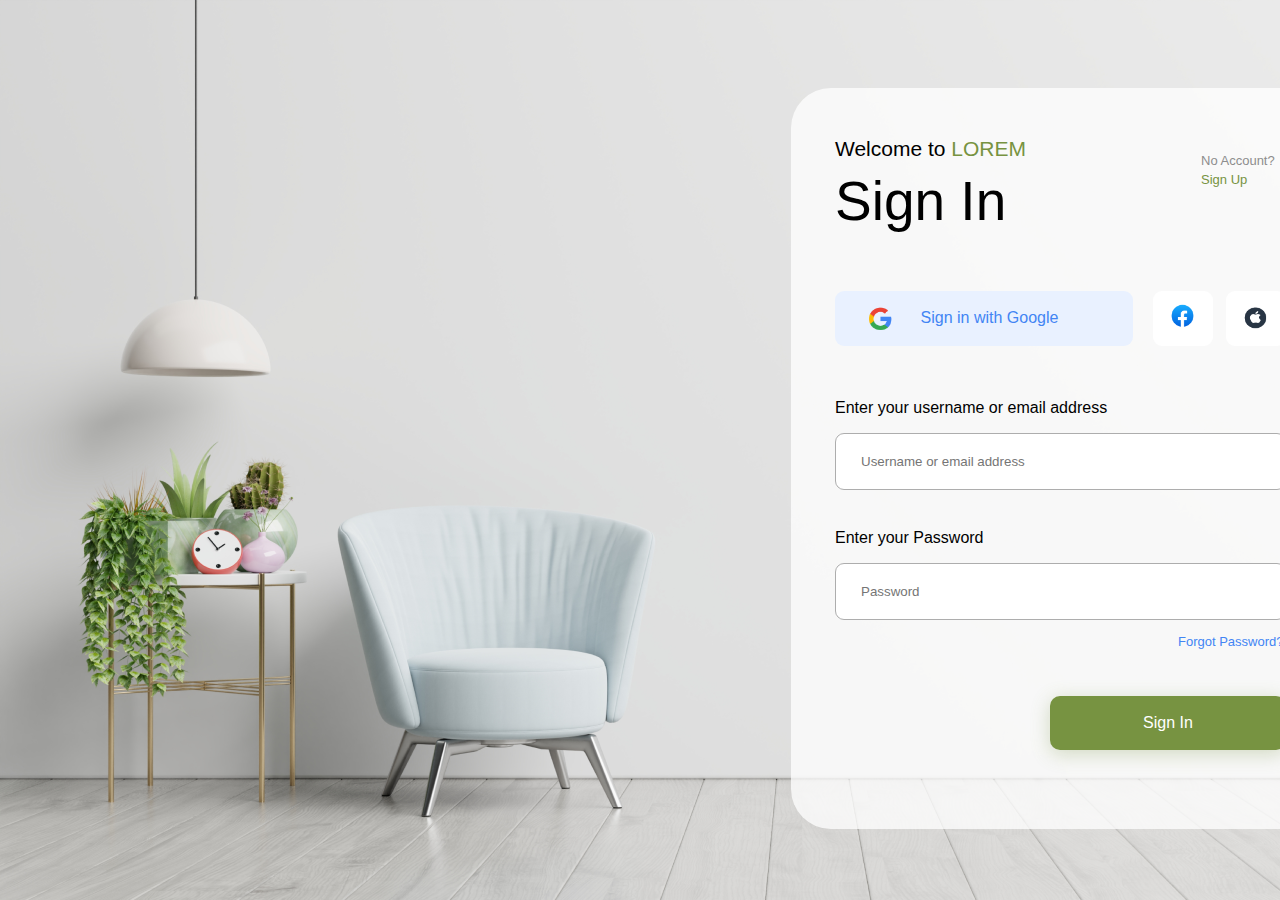
<file: index.html>
<!DOCTYPE html>
<html>
<head>
	<meta charset="utf-8">
	<title>Sign In</title>
	<link rel="stylesheet" type="text/css" href="style.css">
</head>
<body>
	<div class="signIn">
		<p class="welcome">Welcome to <span id="green">LOREM</span></p>
		<p class="haveAcc">No Account?<br><a class="link" href="signUp.html">Sign Up</a></p>
		<p class="heading">Sign In</p>
		<button class="btn"><img src="images/google.png" id="btn-icon"><a href="#" id="btn-text">Sign in with Google</a></button>
		<div class="media1">
			<a href="#Facebook"><img src="images/Facebook.png" id="facebook-icon"></a>
		</div>
		<div class="media2">
			<a href="#Apple"><img src="images/apple.png" id="apple-icon"></a>
		</div>
		<form>
			<label id="username">Enter your username or email address</label>
			<input id="signin-username" type="text" name="username" placeholder="Username or email address">

			<label id="pswrd">Enter your Password</label>
			<input id="signin-pswrd" type="text" name="password" placeholder="Password">

			<label id="forgot"><a href="#" id="forgotP">Forgot Password?</a></label>

			<button type="button" id="signInButton"><a href="#" class="text">Sign In</a></button>
		</form>
	</div>
	<script type="text/javascript" src="https://ajax.googleapis.com/ajax/libs/jquery/2.1.4/jquery.min.js"></script>
	<script>
		$(document).ready(function() {
			var signinUsername;
			var signinPassword;
			var account = [signinUsername, signinPassword];
		  
			$('#signInButton').on('click', function() {
				var usernameEntry = $("#signin-username").val();
				var passwordEntry = $("#signin-pswrd").val();
				if (usernameEntry == account[0] && passwordEntry == account[1]) {
					var saveObject = {"Username": account[0], "Password": account[1]};
					localStorage.setItem("Current Username", JSON.stringify(saveObject));
					console.log("WELCOME!!!");
				} else {
					console.log("Attempted Username " + usernameEntry);
					console.log("Attempted Password " + passwordEntry);
					console.log("You need to Sign Up");
				};
			});  
		});
	</script>
</body>
</html>
</file>
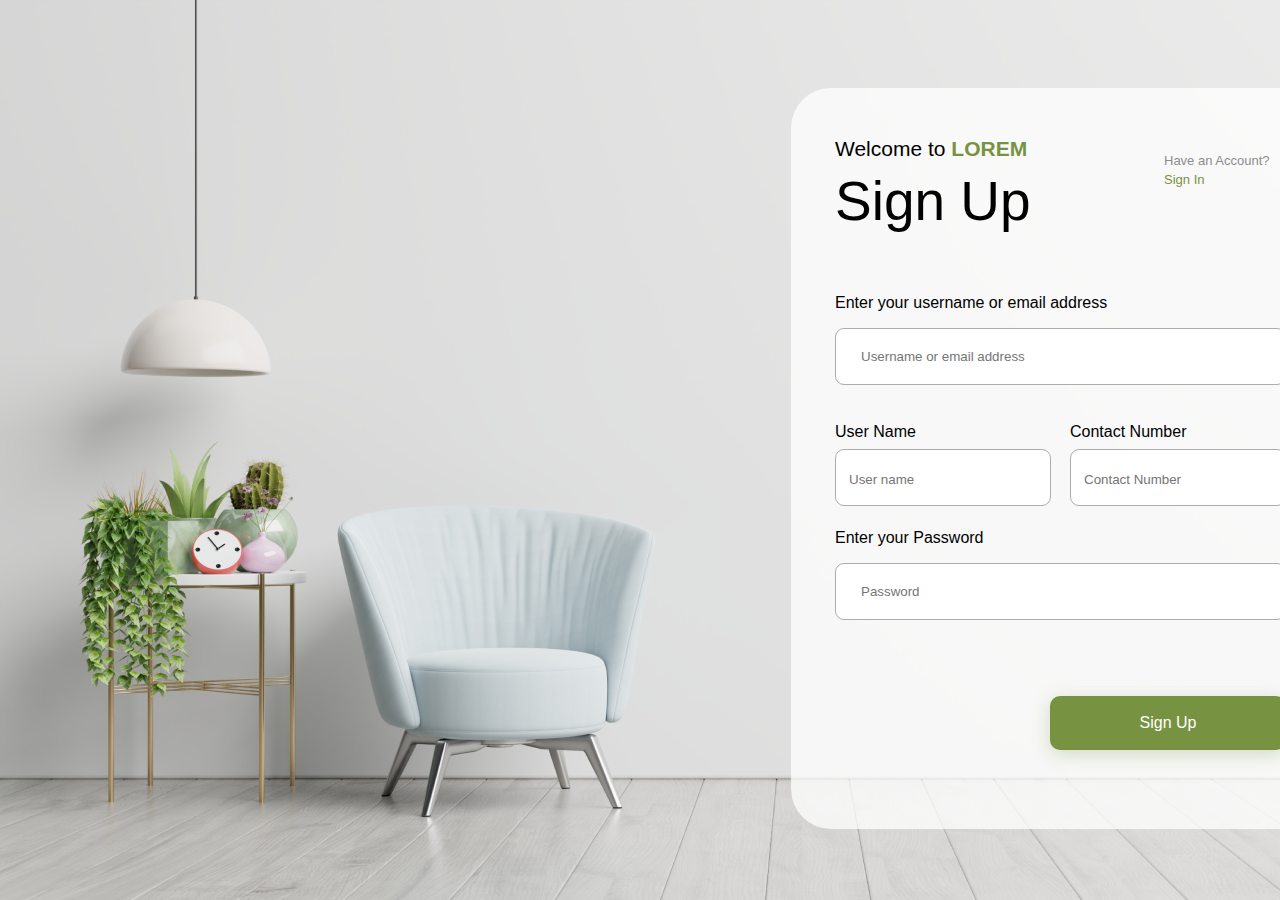
<file: signUp.html>
<!DOCTYPE html>
<html>
<head>
	<meta charset="utf-8">
	<title>Sign Up</title>
	<link rel="stylesheet" type="text/css" href="style2.css">
</head>
<body>
	<div class="signUp">
		<p class="welcome">Welcome to <span id="green">LOREM</span></p>
		<p class="haveAcc">Have an Account?<br><a class="link" href="index.html">Sign In</a></p>
		<p class="heading">Sign Up</p>
		<form>
			<label id="email">Enter your username or email address</label>
			<input id="signup-email" type="text" name="email" placeholder="Username or email address">

			<label id="username">User Name</label>
			<input id="signup-username" type="text" name="userName" placeholder="User name">

			<label id="number">Contact Number</label>
			<input id="signup-number" type="text" name="number" placeholder="Contact Number">


			<label id="pswrd">Enter your Password</label>
			<input id="signup-pswrd" type="Password" name="password" placeholder="Password">

			<button type="button" id="signUpButton"><a href="#" class="text">Sign Up</a></button>
		</form>
	</div>
	<script type="text/javascript" src="https://ajax.googleapis.com/ajax/libs/jquery/2.1.4/jquery.min.js"></script>
	<script>
		$('#signUpButton').on('click', function() {
			var createUsernameEntry = $("#signup-username").val();
		    var createNumberEntry = $("#signup-number").val();
			var createPasswordEntry = $("#signup-pswrd").val();
			var createEmailEntry = $("#signup-email").val();
		    var createUsernameValid = false;
		    var createNumberValid = false;
		    var createPasswordValid = false;
		    var createEmailValid = false;
		    var createUsernameObject = $("#signup-username");
		    var createNumberObject = $("#signup-number");
		    var createPasswordObject = $("#signup-pswrd");
		    var createEmailObject = $("#signup-email");
		    var validate = /^\s*[a-zA-Z0-9,\s]+\s*$/;
		    var validateEmail = /^(([^<>()\[\]\\.,;:\s@"]+(\.[^<>()\[\]\\.,;:\s@"]+)*)|(".+"))@((\[[0-9]{1,3}\.[0-9]{1,3}\.[0-9]{1,3}\.[0-9]{1,3}])|(([a-zA-Z\-0-9]+\.)+[a-zA-Z]{2,}))$/;
		   
		    if(!validate.test(createUsernameEntry) || (createUsernameEntry).length == 0) {
		      $(createUsernameObject).addClass("error")
		      $(createUsernameObject).val("No special characters or spaces.")
		    } else {
		      createUsernameValid = true;
		      var createUsername = $(createUsernameObject).val();
		    }

		    if(!validate.test(createNumberEntry) || (createNumberEntry).length == 0) {
		      $(createNumberObject).addClass("error")
		      $(createNumberObject).val("No special characters or spaces.")
		    } else {
		      createUsernameValid = true;
		      var createNumber = $(createNumberObject).val();
		    }
		    
		    if(!validate.test(createPasswordEntry) || (createPasswordEntry).length == 0) {
		      $(createPasswordObject).addClass("error");
		      $(createPasswordObject).val("No special characters or spaces.");
		    } else {
		      createPasswordValid = true;
		      var createPassword = $(createPasswordObject).val();
		    }
		    
		    if(!validateEmail.test(createEmailEntry)) {
		      $(createEmailObject).addClass("error");
		      $(createEmailObject).val("Enter a valid email");
		    } else {
		      createEmailValid = true;
		      var createEmail = $(createEmailObject).val();
		    }
		      
		    $(createUsernameObject).on('click', function () {
		      $(this).val("");  
		      $(this).removeClass("error");
		    });

		    $(createNumberObject).on('click', function () {
		      $(this).val("");  
		      $(this).removeClass("error");
		    });
		    
		    $(createPasswordObject).on('click', function () {
		      $(this).val("");  
		      $(this).removeClass("error");
		    });
		    
		    $(createEmailObject).on('click', function () {
		      $(this).val("");
		      $(this).removeClass("error");
		    });
		    
			account = [createUsername, createPassword];
			console.log("Account Username " + account[0]);
			console.log("Account Password " + account[1]);

			if(createUsernameValid == true && createNumberValid == true && createPasswordValid == true && createEmailValid == true) {
				var saveObject = {"Username": createUsername, "Number": createNumber, "Password": createPassword, "Email": createEmail};
				localStorage.setItem("Current Username", JSON.stringify(saveObject));
		        console.log("Welcome!");
		    }
		});
	</script>
</body>
</html>
</file>
<file: style.css>
body{
	background-image: url(images/the-interior.png);
	background-repeat: no-repeat;
	position: relative;
	width: 1440px;
	height: 850px;
}

.signIn{
	position: absolute;
	width: 539px;
	height: 741px;
	left: 783px;
	top: 80px;

	background: rgba(255, 255, 255, 0.75);
	border-radius: 40px;
}

.welcome{
	font-family: Arial;
	font-style: normal;
	font-weight: normal;
	font-size: 21px;
	line-height: 31px;
	position: absolute;
	left: 44px;
	top: 24px;
	bottom: 665px;
	right: 294px;
}

.haveAcc{
	font-family: Arial;
	font-style: normal;
	font-weight: normal;
	font-size: 13px;
	line-height: 19px;
	float: right;
	position: absolute;
	width: 85px;
	height: 40px;
	left: 410px;
	top: 50px;
	color: #8D8D8D;
}

.link{
	text-decoration: none;
	color: #779341;
}

.heading{
	position: absolute;
	width: 182px;
	height: 73px;
	left: 44px;
	top: 17px;

	font-family: Arial;
	font-style: normal;
	font-weight: 500;
	font-size: 55px;
	line-height: 82px;
}

#green{
	color: #779341;
}

.btn{
	position: absolute;
	width: 298px;
	height: 55px;
	left: 44px;
	top: 203px;

	background: #E9F1FF;
	border-radius: 9px;
	border: none;
}

.btn:hover{
	border-color: #87CEFA;
}

#btn-icon{
	position: absolute;
	width: 26px;
	height: 26px;
	left: 32px;
	top: 15px;
}

#btn-text{
	position: absolute;
	width: 151px;
	height: 24px;
	left: 79px;
	top: 15px;

	font-family: Arial;
	font-style: normal;
	font-weight: normal;
	font-size: 16px;
	line-height: 24px;
	color: #4285F4;

	text-decoration: none;
}

#btn-text:hover{
	text-decoration: underline;
}

.media1{
	position: absolute;
	width: 60px;
	height: 55px;
	left: 362px;
	top: 203px;

	background: #FFFFFF;
	border-radius: 9px;
}

#facebook-icon{
	position: absolute;
	width: 25.38px;
	height: 25.37px;
	left: 16.81px;
	top: 12.65px;

	background: #FFFFFF;
	border-radius: 9px;
}

.media2{
	position: absolute;
	width: 60px;
	height: 55px;
	left: 435px;
	top: 203px;

	background: #FFFFFF;
	border-radius: 9px;
}

#apple-icon{
	position: absolute;
	width: 25.38px;
	height: 24.5px;
	left: 16.81px;
	top: 14.75px;
}

#username{
	position: absolute;
	left: 44px;
	right: 190px;
	top: 308px;
	bottom: 409px;

	font-family: Arial;
	font-style: normal;
	font-weight: normal;
	font-size: 16px;
	line-height: 24px;
}

#signin-username{
	width: 451px;
	height: 57px;
	position: absolute;
	left: 44px;
	right: 44px;
	top: 345px;
	bottom: 339px;

	background: #FFFFFF;
	border: 1px solid #ADADAD;
	box-sizing: border-box;
	border-radius: 9px;

	padding-left: 25px;
	padding-top: 19px;
	padding-bottom: 19px;
	padding-right: 124px;
}

#signin-username:hover{
	border-color: #4285F4;
}

#pswrd{
	position: absolute;
	left: 44px;
	right: 333px;
	top: 438px;
	bottom: 279px;

	font-family: Arial;
	font-style: normal;
	font-weight: normal;
	font-size: 16px;
	line-height: 24px;
}

#signin-pswrd{
	width: 451px;
	height: 57px;
	position: absolute;
	left: 44px;
	right: 44px;
	top: 475px;
	bottom: 209px;

	background: #FFFFFF;
	border: 1px solid #ADADAD;
	box-sizing: border-box;
	border-radius: 9px;

	padding-left: 25px;
	padding-top: 19px;
	padding-bottom: 19px;
	padding-right: 124px;
}

#signin-pswrd:hover{
	border-color: #4285F4;
}

#forgot{
	position: absolute;
	width: 108px;
	height: 20px;
	left: 387px;
	top: 544px;

	font-family: Arial;
	font-style: normal;
	font-weight: normal;
	font-size: 13px;
	line-height: 19px;
}

#forgotP{
	text-decoration: none;
	color: #4285F4;
}

#forgotP:hover{
	text-decoration: underline;
}

#signInButton{
	position: absolute;
	width: 236px;
	height: 54px;
	left: 259px;
	top: 608px;

	background: #779341;
	box-shadow: 0px 4px 19px rgba(119, 147, 65, 0.3);
	border-radius: 10px;
	border: none;
}

#signInButton:hover{
	border: 2px solid #556B2F;
}

.text{
	font-family: Arial;
	font-style: normal;
	font-weight: 500;
	font-size: 16px;
	line-height: 24px;
	
	color: #FFFFFF;
	text-decoration: none;
}
</file>
<file: style2.css>
body{
	background-image: url(images/the-interior.png);
	background-repeat: no-repeat;
	position: relative;
	width: 1440px;
	height: 850px;
}

.signUp{
	position: absolute;
	width: 539px;
	height: 741px;
	left: 783px;
	top: 80px;

	background: rgba(255, 255, 255, 0.75);
	border-radius: 40px;
}

.welcome{
	font-family: Arial;
	font-style: normal;
	font-weight: normal;
	font-size: 21px;
	line-height: 31px;
	position: absolute;
	left: 44px;
	top: 24px;
	bottom: 665px;
	right: 294px;
}

.haveAcc{
	font-family: Arial;
	font-style: normal;
	font-weight: normal;
	font-size: 13px;
	line-height: 19px;
	float: right;
	position: absolute;
	width: 122px;
	height: 40px;
	right: 44px;
	top: 50px;
	color: #8D8D8D;
}

.link{
	text-decoration: none;
	color: #779341;
}

.heading{
	position: absolute;
	width: 205px;
	height: 73px;
	left: 44px;
	top: 17px;

	font-family: Arial;
	font-style: normal;
	font-weight: 500;
	font-size: 55px;
	line-height: 82px;
}

#green{
	color: #779341;
	font-weight: bold;
}

#email{
	position: absolute;
	left: 44px;
	right: 189px;
	top: 203px;
	bottom: 514px;

	font-family: Arial;
	font-style: normal;
	font-weight: normal;
	font-size: 16px;
	line-height: 24px;
}

#signup-email{
	width: 451px;
	height: 57px;
	position: absolute;
	left: 44px;
	right: 44px;
	top: 240px;
	bottom: 444px;

	background: #FFFFFF;
	border: 1px solid #ADADAD;
	box-sizing: border-box;
	border-radius: 9px;

	padding: 19px 124px 19px 25px;
}

#signup-email:hover{
	border-color: #4285F4;
}

#username{
	position: absolute;
	left: 44px;
	right: 279px%;
	top: 332px;
	bottom: 385px;

	font-family: Arial;
	font-style: normal;
	font-weight: normal;
	font-size: 16px;
	line-height: 24px;
}

#signup-username{
	position: absolute;
	left: 44px;
	right: 279px;
	top: 361px;
	bottom: 323px;

	background: #FFFFFF;
	border: 1px solid #ADADAD;
	box-sizing: border-box;
	border-radius: 9px;

	padding: 20px 0px 16px 13px;
}

#signup-username:hover{
	border-color: #4285F4;
}

#number{
	position: absolute;
	left: 279px;
	right: 44px;
	top: 332px;
	bottom: 385px;

	font-family: Arial;
	font-style: normal;
	font-weight: normal;
	font-size: 16px;
	line-height: 24px;
}

#signup-number{
	position: absolute;
	left: 279px;
	right: 44px;
	top: 361px;
	bottom: 323px;

	background: #FFFFFF;
	border: 1px solid #ADADAD;
	box-sizing: border-box;
	border-radius: 9px;

	padding: 20px 0px 16px 13px;
}

#signup-number:hover{
	border-color: #4285F4;
}

#pswrd{
	position: absolute;
	left: 44px;
	right: 333px;
	top: 438px;
	bottom: 279px;

	font-family: Arial;
	font-style: normal;
	font-weight: normal;
	font-size: 16px;
	line-height: 24px;
}

#signup-pswrd{
	width: 451px;
	height: 57px;
	position: absolute;
	left: 44px;
	right: 44px;
	top: 475px;
	bottom: 209px;

	background: #FFFFFF;
	border: 1px solid #ADADAD;
	box-sizing: border-box;
	border-radius: 9px;

	padding-left: 25px;
	padding-top: 19px;
	padding-bottom: 19px;
	padding-right: 124px;
}

#signup-pswrd:hover{
	border-color: #4285F4;
}

#signUpButton{
	position: absolute;
	width: 236px;
	height: 54px;
	left: 259px;
	top: 608px;

	background: #779341;
	box-shadow: 0px 4px 19px rgba(119, 147, 65, 0.3);
	border-radius: 10px;
	border: none;
}

#signUpButton:hover{
	border: 2px solid #556B2F;
}

.text{
	font-family: Arial;
	font-style: normal;
	font-weight: 500;
	font-size: 16px;
	line-height: 24px;
	
	color: #FFFFFF;
	text-decoration: none;
}

#signup-username.error {
  color: red;
}

#signup-pswrd.error {
  color: red;
}

#signup-email.error {
  color: red;
}
</file>
